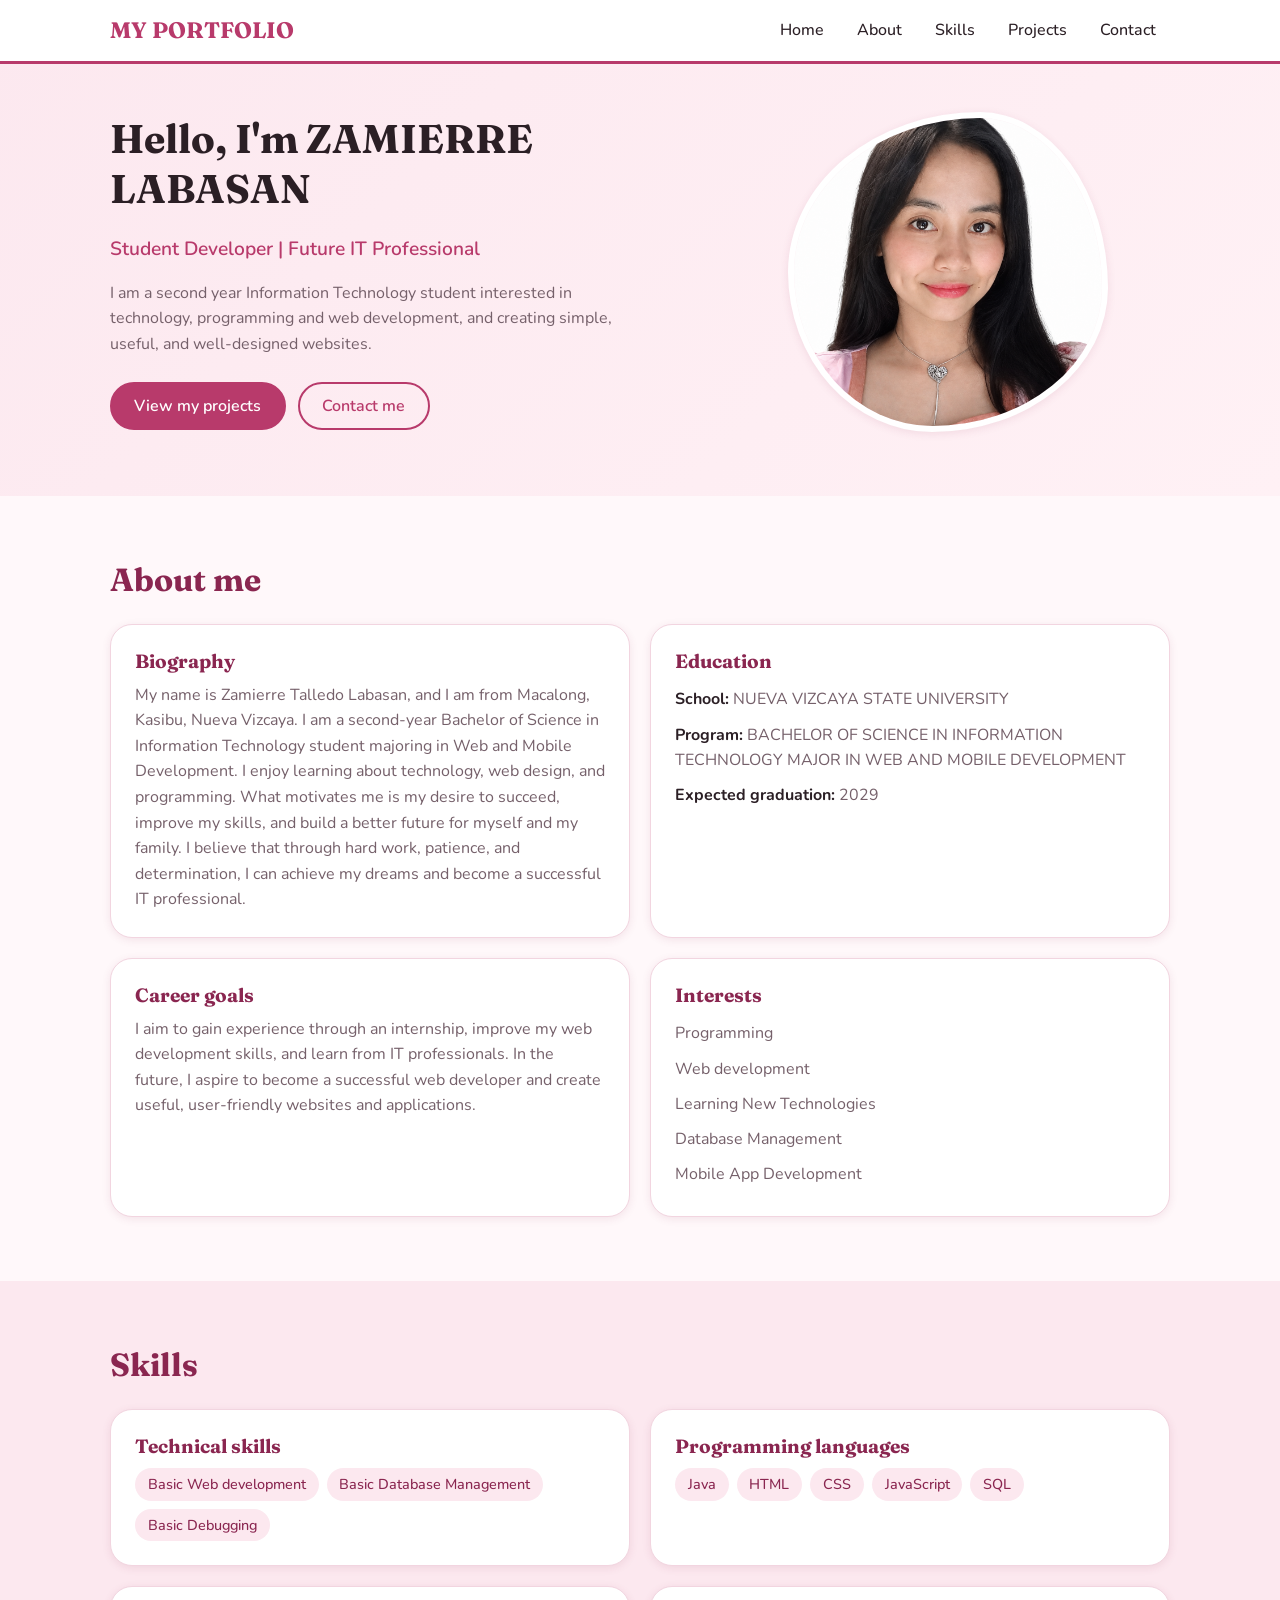
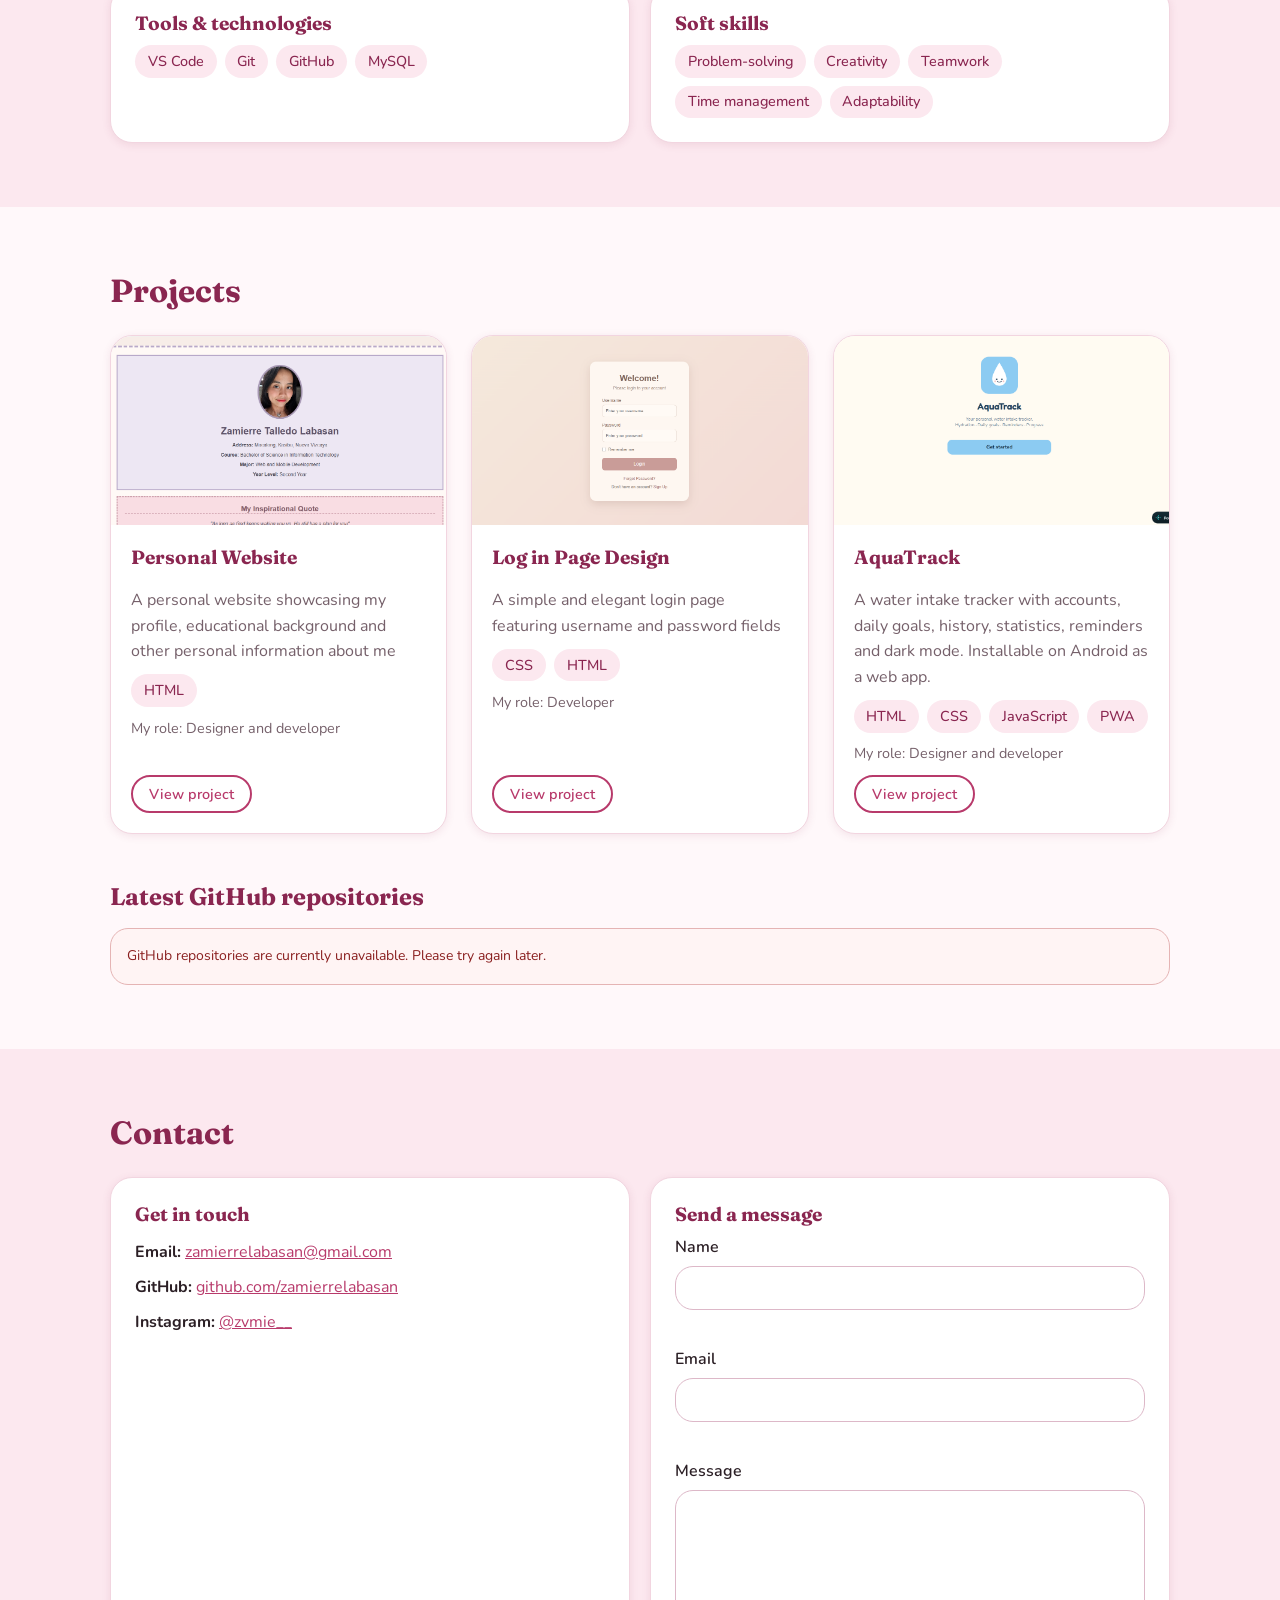
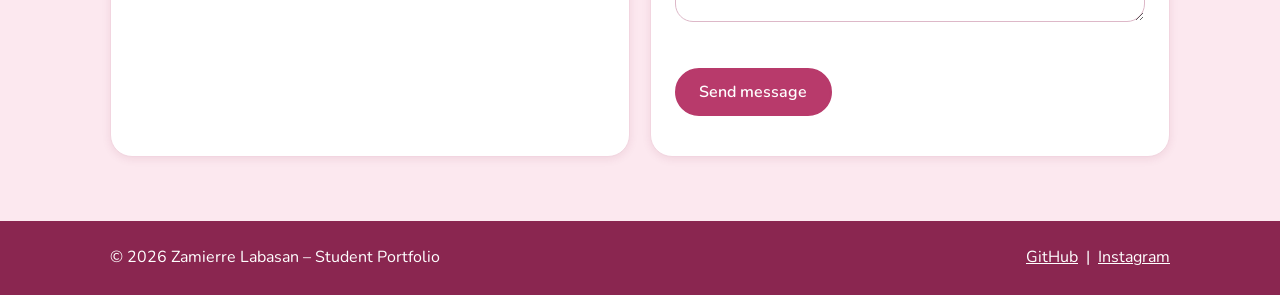
<file: index.html>
<!DOCTYPE html>
<html lang="en">
<head>
  <meta charset="UTF-8">
  <meta name="viewport" content="width=device-width, initial-scale=1.0">
  <title>My Portfolio</title>
  <meta name="description" content="Student portfolio of ZAMIERRE LABASAN: about me, skills, projects, latest GitHub repositories and contact details.">

  <!-- Fonts: one for headings, one for body text (system fonts are used if these cannot load) -->
  <link rel="preconnect" href="https://fonts.googleapis.com">
  <link rel="preconnect" href="https://fonts.gstatic.com" crossorigin>
  <link href="https://fonts.googleapis.com/css2?family=Fraunces:wght@600;700&family=Nunito:wght@400;600;700&display=swap" rel="stylesheet">

  <link rel="stylesheet" href="css/style.css">
</head>
<body>

  <!-- ============ HEADER / NAVIGATION ============ -->
  <header class="site-header">
    <nav class="navbar container" aria-label="Main navigation">
      <a href="#home" class="logo" aria-label="Go to top of page">MY PORTFOLIO</a>

      <button class="nav-toggle" id="navToggle" aria-expanded="false" aria-controls="navMenu" aria-label="Open menu">
        <span class="bar"></span><span class="bar"></span><span class="bar"></span>
      </button>

      <ul class="nav-menu" id="navMenu">
        <li><a href="#home">Home</a></li>
        <li><a href="#about">About</a></li>
        <li><a href="#skills">Skills</a></li>
        <li><a href="#projects">Projects</a></li>
        <li><a href="#contact">Contact</a></li>
      </ul>
    </nav>
  </header>

  <main>

    <!-- ============ HOME ============ -->
    <section id="home" class="hero">
      <div class="container hero-grid">
        <div class="hero-text">
          <h1>Hello, I'm ZAMIERRE LABASAN</h1>
          <p class="tagline">Student Developer | Future IT Professional</p>
          <p class="intro">
            I am a second year Information Technology student interested in technology, programming and web
            development, and creating simple, useful, and well-designed websites. </p>
          <div class="hero-buttons">
            <a href="#projects" class="btn btn-primary">View my projects</a>
            <a href="#contact" class="btn btn-outline">Contact me</a>
          </div>
        </div>

        <div class="hero-photo">
          <!-- Put your photo at images/profile.jpg (under 500 KB) -->
          <img src="images/Photo.png" alt="Photo" width="300" height="300">
        </div>
      </div>
    </section>

    <!-- ============ ABOUT ============ -->
    <section id="about" class="section">
      <div class="container">
        <h2>About me</h2>
        <div class="about-grid">
          <article class="card">
            <h3>Biography</h3>
            <p>My name is Zamierre Talledo Labasan, and I am from Macalong, Kasibu, Nueva Vizcaya. 
              I am a second-year Bachelor of Science in Information Technology student majoring in Web and Mobile Development.
              I enjoy learning about technology, web design, and programming. What motivates me is my desire to succeed, improve my skills, and build a better future for myself and my family. 
              I believe that through hard work, patience, and determination, I can achieve my dreams and become a successful IT professional.</p>
          </article>
          <article class="card">
            <h3>Education</h3>
            <ul class="plain-list">
              <li><strong>School:</strong> NUEVA VIZCAYA STATE UNIVERSITY</li>
              <li><strong>Program:</strong> BACHELOR OF SCIENCE IN INFORMATION TECHNOLOGY MAJOR IN WEB AND MOBILE DEVELOPMENT</li>
              <li><strong>Expected graduation:</strong> 2029 </li>
            </ul>
          </article>
          <article class="card">
            <h3>Career goals</h3>
            <p>I aim to gain experience through an internship, improve my web development skills, and learn from IT professionals. In the future, I aspire to become a successful web developer and create useful, user-friendly websites and applications.</p>
          </article>
          <article class="card">
            <h3>Interests</h3>
            <ul class="plain-list">
              <li>Programming</li>
              <li>Web development</li>
              <li>Learning New Technologies</li>
              <li>Database Management</li>
              <li>Mobile App Development</li>
            </ul>
          </article>
        </div>
      </div>
    </section>

    <!-- ============ SKILLS ============ -->
    <section id="skills" class="section section-alt">
      <div class="container">
        <h2>Skills</h2>
        <div class="skills-grid">
          <article class="card">
            <h3>Technical skills</h3>
            <ul class="badges">
              <li>Basic Web development</li>
              <li>Basic Database Management</li>
              <li>Basic Debugging</li>
            </ul>
          </article>
          <article class="card">
            <h3>Programming languages</h3>
            <ul class="badges">
              <li>Java</li>
              <li>HTML</li>
              <li>CSS</li>
              <li>JavaScript</li>
              <li>SQL</li>
            </ul>
          </article>
          <article class="card">
            <h3>Tools &amp; technologies</h3>
            <ul class="badges">
              <li>VS Code</li>
              <li>Git</li>
              <li>GitHub</li>
              <li>MySQL</li>
            </ul>
          </article>
          <article class="card">
            <h3>Soft skills</h3>
            <ul class="badges">
              <li>Problem-solving</li>
              <li>Creativity</li>
              <li>Teamwork</li>
              <li>Time management</li>
              <li>Adaptability</li>
            </ul>
          </article>
        </div>
      </div>
    </section>

    <!-- ============ PROJECTS ============ -->
    <section id="projects" class="section">
      <div class="container">
        <h2>Projects</h2>

        <!-- Cards are generated by js/script.js from data/projects.json -->
        <div id="projectsGrid" class="projects-grid" aria-live="polite">
          <p class="status-message">Personal Web page</p>
        </div>

        <h3 class="subheading">Latest GitHub repositories</h3>
        <!-- Filled by js/script.js using the GitHub REST API -->
        <ul id="repoList" class="repo-list" aria-live="polite">
          <li class="status-message">zamierrelabasan.github.io</li>
        </ul>
      </div>
    </section>

    <!-- ============ CONTACT ============ -->
    <section id="contact" class="section section-alt">
      <div class="container">
        <h2>Contact</h2>
        <div class="contact-grid">

          <div class="card">
            <h3>Get in touch</h3>
            <ul class="plain-list">
              <li><strong>Email:</strong> <a href="mailto:zamierrelabasan@gmail.com">zamierrelabasan@gmail.com</a></li>
              <li><strong>GitHub:</strong> <a href="https://github.com/zamierrelabasan" target="_blank" rel="noopener">github.com/zamierrelabasan</a></li>
              <li><strong>Instagram:</strong> <a href="https://www.instagram.com/in/zvmie__" target="_blank" rel="noopener noreferrer">@zvmie__</a></li>
            </ul>
          </div>

          <form class="card" id="contactForm" novalidate>
            <h3>Send a message</h3>

            <div class="form-group">
              <label for="name">Name</label>
              <input type="text" id="name" name="name" autocomplete="name">
              <span class="error" id="nameError" role="alert"></span>
            </div>

            <div class="form-group">
              <label for="email">Email</label>
              <input type="email" id="email" name="email" autocomplete="email">
              <span class="error" id="emailError" role="alert"></span>
            </div>

            <div class="form-group">
              <label for="message">Message</label>
              <textarea id="message" name="message" rows="5"></textarea>
              <span class="error" id="messageError" role="alert"></span>
            </div>

            <button type="submit" class="btn btn-primary">Send message</button>
            <p class="form-success" id="formSuccess" role="status"></p>
          </form>

        </div>
      </div>
    </section>

  </main>

  <!-- ============ FOOTER ============ -->
  <footer class="site-footer">
    <div class="container footer-inner">
      <p>&copy; 2026 Zamierre Labasan &ndash; Student Portfolio</p>
      <p>
        <a href="https://github.com/zamierrelabasan" target="_blank" rel="noopener">GitHub</a>
        &nbsp;|&nbsp;
        <a href="https://www.instagram.com/in/zvmie__" target="_blank" rel="noopener noreferrer">Instagram</a>
      </p>
    </div>
  </footer>

  <!-- Personal feature: Back to top button -->
  <button id="backToTop" class="back-to-top" aria-label="Back to top">&uarr;</button>

  <script src="js/script.js"></script>
</body>
</html>
</file>
<file: css/style.css>
/* =========================================================
   Student Portfolio - style.css
   Theme: Soft rose: pastel, pill buttons and organic photo shape. Change colors in :root below.
   ========================================================= */

/* ---------- 1. Color theme and fonts (CSS variables) ---------- */
:root {
  --primary: #B83A6B;
  --primary-dark: #8A2650;
  --lavender: #FCE8EF;
  --background: #FFF8FA;
  --surface: #FFFFFF;
  --text: #2B1F25;
  --muted: #75606A;
  --border: #F2D5E0;

  --font-heading: "Fraunces", Georgia, serif;
  --font-body: "Nunito", "Segoe UI", Arial, sans-serif;

  --radius: 18px;
  --shadow: 0 2px 8px rgba(138, 38, 80, 0.10);
  --nav-height: 64px;
}

/* ---------- 2. Base styles ---------- */
*, *::before, *::after { box-sizing: border-box; }

html {
  scroll-behavior: smooth;          /* smooth scrolling to sections */
  scroll-padding-top: var(--nav-height);
}

body {
  margin: 0;
  font-family: var(--font-body);
  color: var(--text);
  background: var(--background);
  line-height: 1.6;
  overflow-x: hidden;
}

img { max-width: 100%; height: auto; display: block; }
a { color: var(--primary); }
a:hover { color: var(--primary-dark); }

h1, h2, h3 { font-family: var(--font-heading); line-height: 1.25; margin: 0 0 0.5em; }
h1 { font-size: 2.5rem; }
h2 { font-size: 2rem; margin-bottom: 1.5rem; color: var(--primary-dark); }
h3 { font-size: 1.2rem; }

.container { width: 100%; max-width: 1100px; margin: 0 auto; padding: 0 1.25rem; }

/* Visible keyboard focus */
a:focus-visible, button:focus-visible, input:focus-visible, textarea:focus-visible {
  outline: 3px solid var(--primary);
  outline-offset: 2px;
}

/* ---------- 3. Navigation (Flexbox) ---------- */
.site-header {
  position: fixed;                 /* stays visible while scrolling */
  top: 0; left: 0; right: 0;
  height: var(--nav-height);
  background: var(--surface);
  border-bottom: 3px solid var(--primary);
  z-index: 100;
}

.navbar {
  height: 100%;
  display: flex;
  align-items: center;
  justify-content: space-between;  /* logo left, links right */
}

.logo {
  font-family: var(--font-heading);
  font-weight: 700;
  font-size: 1.4rem;
  color: var(--primary);
  text-decoration: none;
}

.nav-menu { display: flex; gap: 0.25rem; list-style: none; margin: 0; padding: 0; }

.nav-menu a {
  display: block;
  padding: 0.5rem 0.9rem;
  color: var(--text);
  text-decoration: none;
  font-weight: 500;
  border-radius: var(--radius);
  transition: background 0.2s, color 0.2s;
}
.nav-menu a:hover { background: var(--lavender); color: var(--primary-dark); }

/* Hamburger button (hidden on desktop) */
.nav-toggle {
  display: none;
  background: none;
  border: 0;
  padding: 0.5rem;
  cursor: pointer;
}
.nav-toggle .bar {
  display: block;
  width: 24px; height: 3px;
  margin: 5px 0;
  background: var(--primary-dark);
  border-radius: 2px;
}

/* ---------- 4. Hero (Home) ---------- */
.hero {
  padding: calc(var(--nav-height) + 3rem) 0 4rem;
  background: var(--lavender);
}
.hero-grid {
  display: grid;
  grid-template-columns: 1.3fr 1fr;
  gap: 2.5rem;
  align-items: center;
}
.tagline { font-size: 1.2rem; font-weight: 600; color: var(--primary); margin: 0 0 1rem; }
.intro { color: var(--muted); max-width: 52ch; margin-bottom: 1.5rem; }
.hero-buttons { display: flex; flex-wrap: wrap; gap: 0.75rem; }

.hero-photo img {
  width: 100%;
  max-width: 320px;
  aspect-ratio: 1 / 1;
  object-fit: cover;
  margin: 0 auto;
  border-radius: 50%;
  border: 6px solid var(--surface);
  box-shadow: var(--shadow);
  background: var(--border);
}

/* ---------- 5. Buttons ---------- */
.btn {
  display: inline-block;
  padding: 0.7rem 1.4rem;
  font: 600 1rem var(--font-body);
  text-decoration: none;
  border: 2px solid var(--primary);
  border-radius: var(--radius);
  cursor: pointer;
  transition: background 0.2s, color 0.2s;
}
.btn-primary { background: var(--primary); color: #fff; }
.btn-primary:hover { background: var(--primary-dark); border-color: var(--primary-dark); color: #fff; }
.btn-outline { background: transparent; color: var(--primary); }
.btn-outline:hover { background: var(--primary); color: #fff; }

/* ---------- 6. Sections and cards ---------- */
.section { padding: 4rem 0; }
.section-alt { background: var(--lavender); }

.card {
  background: var(--surface);
  border: 1px solid var(--border);
  border-radius: var(--radius);
  box-shadow: var(--shadow);
  padding: 1.5rem;
}
.card h3 { color: var(--primary-dark); }
.card p { margin: 0; color: var(--muted); }

.plain-list { list-style: none; margin: 0; padding: 0; }
.plain-list li { padding: 0.3rem 0; color: var(--muted); }
.plain-list strong { color: var(--text); }

/* About + Skills grids (CSS Grid) */
.about-grid, .skills-grid, .contact-grid {
  display: grid;
  grid-template-columns: repeat(2, 1fr);
  gap: 1.25rem;
}

/* Skill badges */
.badges { list-style: none; margin: 0; padding: 0; display: flex; flex-wrap: wrap; gap: 0.5rem; }
.badges li {
  padding: 0.3rem 0.8rem;
  background: var(--lavender);
  color: var(--primary-dark);
  border-radius: 999px;
  font-size: 0.9rem;
  font-weight: 500;
}

/* ---------- 7. Projects ---------- */
.projects-grid {
  display: grid;
  grid-template-columns: repeat(3, 1fr);   /* desktop: 3 columns */
  gap: 1.5rem;
}

.project-card { display: flex; flex-direction: column; padding: 0; overflow: hidden; }
.project-card img {
  width: 100%;
  aspect-ratio: 16 / 9;
  object-fit: cover;
  background: var(--lavender);
}
.project-body { padding: 1.25rem; display: flex; flex-direction: column; gap: 0.6rem; flex: 1; }
.project-role { font-size: 0.9rem; color: var(--muted); }
.project-body .btn { align-self: flex-start; margin-top: auto; padding: 0.45rem 1rem; font-size: 0.9rem; }

.subheading { margin-top: 3rem; color: var(--primary-dark); font-size: 1.5rem; }

.repo-list { list-style: none; margin: 0; padding: 0; display: grid; gap: 0.75rem; }
.repo-item {
  display: flex;
  flex-wrap: wrap;
  align-items: center;
  justify-content: space-between;
  gap: 0.5rem;
  padding: 1rem 1.25rem;
  background: var(--surface);
  border: 1px solid var(--border);
  border-left: 4px solid var(--primary);
  border-radius: var(--radius);
}
.repo-item a { font-weight: 600; overflow-wrap: anywhere; }
.repo-lang { color: var(--muted); font-size: 0.9rem; }

.status-message { color: var(--muted); }
.status-message.error {
  padding: 1rem;
  background: #FFF4F4;
  border: 1px solid #E5B4B4;
  border-radius: var(--radius);
  color: #8A1F1F;
}

/* ---------- 8. Contact form ---------- */
.form-group { margin-bottom: 1rem; }
label { display: block; font-weight: 600; margin-bottom: 0.3rem; }

input, textarea {
  width: 100%;
  padding: 0.65rem 0.8rem;
  font: 1rem var(--font-body);
  border: 1px solid #DDB8C8;
  border-radius: var(--radius);
  background: #fff;
}
textarea { resize: vertical; }
input.invalid, textarea.invalid { border-color: #B3261E; }

.error { display: block; min-height: 1.2em; margin-top: 0.25rem; font-size: 0.875rem; color: #B3261E; }
.form-success { margin-top: 1rem !important; font-weight: 600; color: #1E6B3A !important; }

/* ---------- 9. Footer ---------- */
.site-footer { background: var(--primary-dark); color: #fff; padding: 1.5rem 0; }
.footer-inner { display: flex; flex-wrap: wrap; justify-content: space-between; gap: 0.5rem; }
.footer-inner p { margin: 0; }
.site-footer a { color: #fff; }

/* ---------- 10. Back to top button (personal feature) ---------- */
.back-to-top {
  position: fixed;
  right: 1.25rem; bottom: 1.25rem;
  width: 44px; height: 44px;
  font-size: 1.3rem;
  color: #fff;
  background: var(--primary);
  border: 0;
  border-radius: 50%;
  box-shadow: var(--shadow);
  cursor: pointer;
  opacity: 0;
  visibility: hidden;
  transition: opacity 0.3s, visibility 0.3s, background 0.2s;
}
.back-to-top.visible { opacity: 1; visibility: visible; }
.back-to-top:hover { background: var(--primary-dark); }

/* ---------- 11. Responsive design (media queries) ---------- */

/* Tablet: projects in 2 columns */
@media (max-width: 992px) {
  .projects-grid { grid-template-columns: repeat(2, 1fr); }
  h1 { font-size: 2.1rem; }
}

/* Mobile: 1 column + hamburger menu */
@media (max-width: 680px) {
  .projects-grid,
  .about-grid,
  .skills-grid,
  .contact-grid { grid-template-columns: 1fr; }

  .hero-grid { grid-template-columns: 1fr; text-align: center; }
  .hero-photo { order: -1; }
  .hero-photo img { max-width: 220px; }
  .intro { margin-left: auto; margin-right: auto; }
  .hero-buttons { justify-content: center; }

  h1 { font-size: 1.8rem; }
  h2 { font-size: 1.6rem; }
  .section { padding: 3rem 0; }

  .nav-toggle { display: block; }
  .nav-menu {
    display: none;
    position: absolute;
    top: var(--nav-height); left: 0; right: 0;
    flex-direction: column;
    background: var(--surface);
    border-bottom: 3px solid var(--primary);
    padding: 0.5rem 1rem 1rem;
  }
  .nav-menu.open { display: flex; }
}

/* Respect users who prefer less motion */
@media (prefers-reduced-motion: reduce) {
  html { scroll-behavior: auto; }
  * { transition: none !important; }
}

/* ---------- 12. Theme overrides ---------- */
.hero { background: linear-gradient(135deg, #FCE8EF 0%, #FFF1F5 100%); }
.hero-photo img { border-radius: 60% 40% 55% 45% / 50% 55% 45% 50%; }
.btn, .nav-menu a, .badges li { border-radius: 999px; }
.card, .project-card, .repo-item { border-radius: 22px; }
</file>
